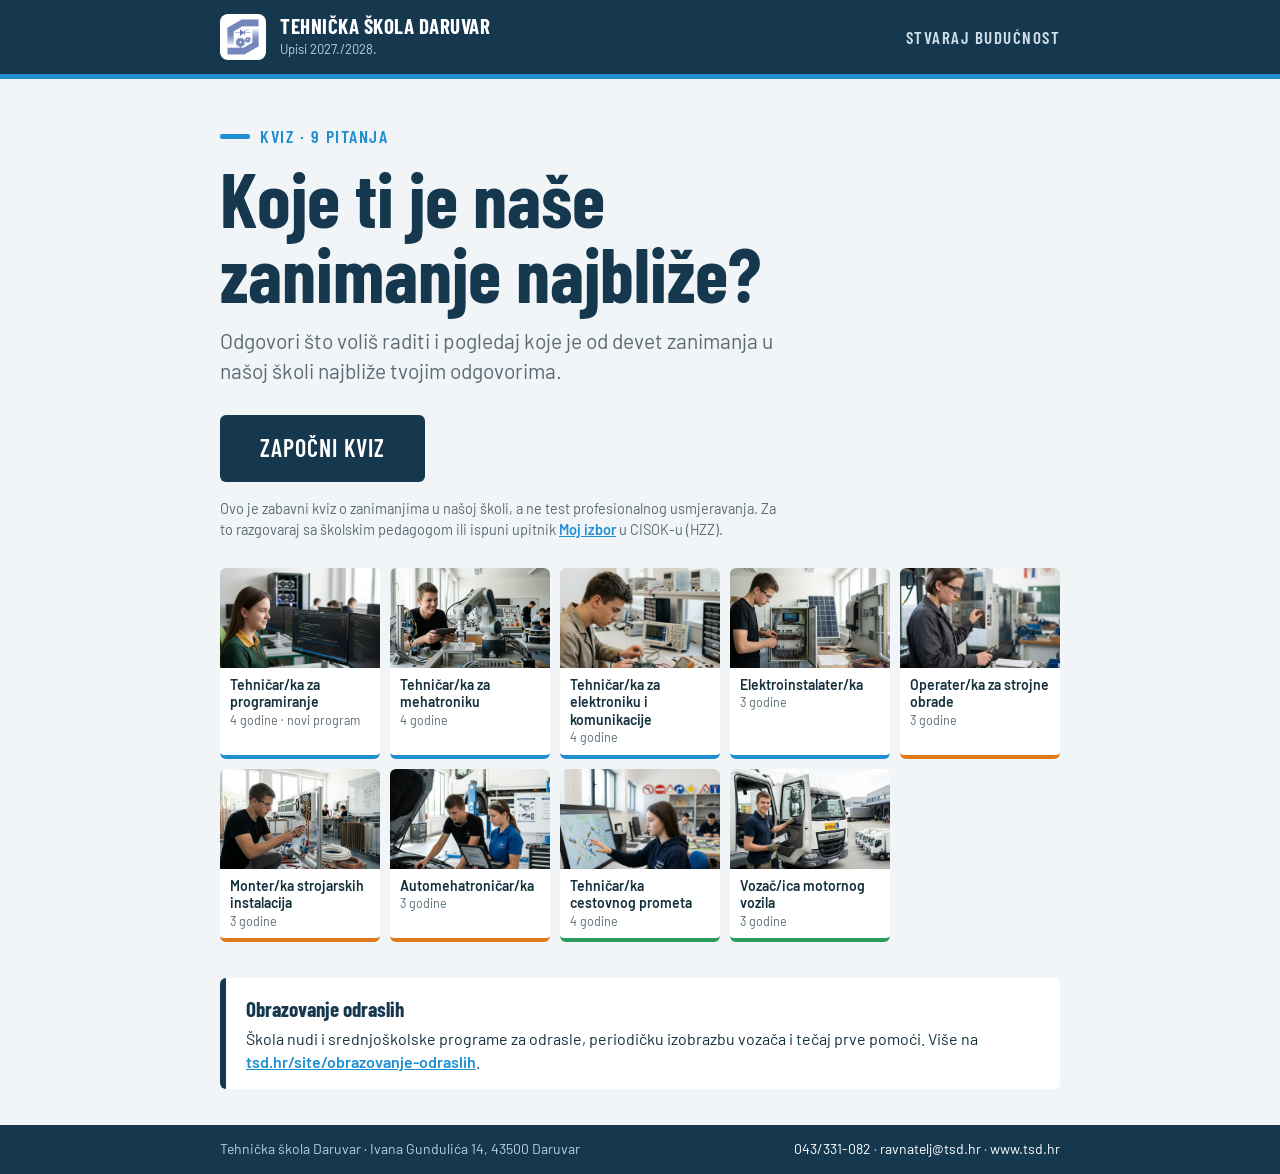
<file: index.html>
<!DOCTYPE html>
<html lang="hr">
<head>
  <meta charset="UTF-8">
  <meta name="viewport" content="width=device-width, initial-scale=1.0">
  <title>Koje ti je naše zanimanje najbliže? – Tehnička škola Daruvar</title>
  <meta name="description" content="Zabavni kviz Tehničke škole Daruvar: odgovori na 9 pitanja i pogledaj koje ti je od naših zanimanja najbliže.">
  <link rel="stylesheet" href="fontovi/fontovi.css">
  <style>
    :root {
      --navy:  #16384f;
      --ink:   #15303d;
      --muted: #5a6b76;
      --line:  #dfe6ea;
      --paper: #fff;
      --bg:    #f2f5f7;
      --accent:#1f8fd1;
      --cond:  'Barlow Condensed', 'Arial Narrow', sans-serif;
    }
    * { margin: 0; padding: 0; box-sizing: border-box; }
    html { -webkit-text-size-adjust: 100%; }
    body {
      font-family: 'Barlow', system-ui, 'Segoe UI', Roboto, sans-serif;
      background: var(--bg);
      color: var(--ink);
      min-height: 100vh;
      line-height: 1.45;
    }
    img { display: block; max-width: 100%; }
    button { font: inherit; color: inherit; }

    .screen { display: none; min-height: 100vh; flex-direction: column; }
    .screen.active { display: flex; }

    /* ---- Zaglavlje ---- */
    .top {
      background: var(--navy);
      color: #fff;
      border-bottom: 5px solid var(--accent);
    }
    .top-in {
      max-width: 880px;
      margin: 0 auto;
      padding: 14px 20px;
      display: flex;
      align-items: center;
      gap: 14px;
    }
    .logo {
      width: 46px; height: 46px;
      background: #fff;
      border-radius: 8px;
      padding: 5px;
      flex-shrink: 0;
    }
    .logo img { width: 100%; height: 100%; object-fit: contain; }
    .school b {
      display: block;
      font-family: var(--cond);
      font-weight: 700;
      font-size: 21px;
      letter-spacing: .5px;
      text-transform: uppercase;
      line-height: 1;
    }
    .school span { font-size: 13px; color: #b9d0dc; }
    .top-right {
      margin-left: auto;
      font-family: var(--cond);
      font-weight: 600;
      font-size: 17px;
      letter-spacing: 1.5px;
      text-transform: uppercase;
      color: #cfe0ea;
    }

    .wrap { width: 100%; max-width: 880px; margin: 0 auto; padding: 0 20px; }
    main { flex: 1; }

    /* ---- Početni ekran ---- */
    .intro { padding: 44px 0 28px; }
    .kicker {
      font-family: var(--cond);
      font-weight: 600;
      font-size: 18px;
      letter-spacing: 1.5px;
      text-transform: uppercase;
      color: var(--accent);
      display: flex;
      align-items: center;
      gap: 10px;
    }
    .kicker::before { content: ""; width: 30px; height: 5px; background: var(--accent); border-radius: 2px; }
    h1 {
      font-family: var(--cond);
      font-weight: 700;
      font-size: clamp(44px, 9vw, 76px);
      line-height: .98;
      color: var(--navy);
      margin: 12px 0 16px;
    }
    .lead { font-size: clamp(17px, 2.6vw, 21px); color: var(--muted); max-width: 600px; }

    .btn {
      display: inline-flex;
      align-items: center;
      justify-content: center;
      gap: 10px;
      border: 0;
      border-radius: 6px;
      cursor: pointer;
      font-weight: 600;
      text-decoration: none;
      transition: background .15s, border-color .15s;
    }
    .btn-main {
      background: var(--navy);
      color: #fff;
      font-family: var(--cond);
      font-size: 24px;
      letter-spacing: 1px;
      text-transform: uppercase;
      padding: 16px 40px;
      margin-top: 28px;
    }
    .btn-main:hover { background: #0f2a3c; }
    .btn-line {
      background: transparent;
      border: 2px solid var(--line);
      color: var(--ink);
      font-size: 16px;
      padding: 11px 22px;
    }
    .btn-line:hover { border-color: var(--muted); }

    .programs {
      display: grid;
      grid-template-columns: repeat(auto-fill, minmax(150px, 1fr));
      gap: 10px;
      padding-bottom: 36px;
    }
    .prog {
      background: var(--paper);
      border-radius: 6px;
      overflow: hidden;
      border-bottom: 4px solid var(--c);
    }
    .prog img { width: 100%; aspect-ratio: 16 / 10; object-fit: cover; background: var(--c); }
    .prog span {
      display: block;
      padding: 8px 10px 9px;
      font-size: 14px;
      font-weight: 600;
      line-height: 1.25;
    }
    .prog small { display: block; font-weight: 400; color: var(--muted); font-size: 12.5px; margin-top: 2px; }

    .adults {
      background: var(--paper);
      border-left: 6px solid var(--navy);
      border-radius: 6px;
      padding: 16px 20px;
      margin-bottom: 36px;
      font-size: 16px;
    }
    .adults b { font-family: var(--cond); font-size: 21px; color: var(--navy); display: block; margin-bottom: 2px; }
    .adults a { color: var(--accent); font-weight: 600; }

    /* ---- Pitanja ---- */
    .qhead { background: var(--paper); border-bottom: 1px solid var(--line); }
    .qhead .wrap { display: flex; align-items: center; gap: 16px; padding-top: 14px; padding-bottom: 14px; }
    .qcount { font-family: var(--cond); font-weight: 600; font-size: 19px; white-space: nowrap; color: var(--muted); }
    .qcount b { color: var(--navy); }
    .track { flex: 1; height: 6px; background: var(--line); border-radius: 3px; overflow: hidden; }
    .fill { height: 100%; background: var(--accent); transition: width .3s ease; }
    .back {
      background: none;
      border: 0;
      color: var(--muted);
      font-size: 15px;
      font-weight: 600;
      cursor: pointer;
      padding: 6px 4px;
    }
    .back:hover { color: var(--ink); }
    .back:disabled { visibility: hidden; }

    .qbody { padding: 40px 0 60px; }
    .qtext {
      font-family: var(--cond);
      font-weight: 700;
      font-size: clamp(30px, 6vw, 44px);
      line-height: 1.08;
      color: var(--navy);
      margin-bottom: 28px;
    }
    .answers { display: grid; gap: 12px; }
    .ans {
      display: flex;
      align-items: center;
      gap: 16px;
      width: 100%;
      text-align: left;
      background: var(--paper);
      border: 2px solid var(--line);
      border-radius: 6px;
      padding: 18px 20px;
      font-size: clamp(17px, 2.4vw, 19px);
      cursor: pointer;
      transition: border-color .12s, background .12s;
    }
    .ans:hover { border-color: var(--accent); }
    .ans .l {
      flex-shrink: 0;
      width: 34px; height: 34px;
      border-radius: 4px;
      background: var(--bg);
      display: grid;
      place-items: center;
      font-family: var(--cond);
      font-weight: 700;
      font-size: 19px;
      color: var(--navy);
    }
    .ans.picked { border-color: var(--navy); background: #eaf2f7; }
    .ans.picked .l { background: var(--navy); color: #fff; }
    .answers.locked .ans { pointer-events: none; }
    .fade { animation: fade .25s ease; }
    @keyframes fade { from { opacity: 0; transform: translateY(6px); } to { opacity: 1; transform: none; } }

    /* ---- Rezultati ---- */
    .res-intro { padding: 36px 0 20px; }
    .res-intro h2 {
      font-family: var(--cond);
      font-weight: 700;
      font-size: clamp(34px, 6vw, 50px);
      line-height: 1;
      color: var(--navy);
      margin-top: 8px;
    }

    .winner {
      background: var(--paper);
      border-radius: 8px;
      overflow: hidden;
      display: grid;
      grid-template-columns: 1fr 1fr;
    }
    .winner .photo { position: relative; min-height: 260px; background: var(--c); }
    .winner .photo img { position: absolute; inset: 0; width: 100%; height: 100%; object-fit: cover; }
    .winner .info { padding: 22px 24px 24px; border-top: 6px solid var(--c); }
    .sector {
      display: inline-block;
      background: var(--c);
      color: #fff;
      font-size: 13px;
      font-weight: 600;
      text-transform: uppercase;
      letter-spacing: .8px;
      padding: 4px 12px;
      border-radius: 14px;
    }
    .winner h3 {
      font-family: var(--cond);
      font-weight: 700;
      font-size: clamp(30px, 4.5vw, 40px);
      line-height: 1;
      color: var(--navy);
      margin: 12px 0 6px;
    }
    .meta { font-size: 15px; color: var(--muted); margin-bottom: 14px; }
    .meta b { color: var(--ink); }
    .new {
      display: inline-block;
      font-size: 13px;
      font-weight: 600;
      color: var(--c);
      border: 1.5px solid var(--c);
      border-radius: 4px;
      padding: 1px 8px;
      margin-left: 6px;
      vertical-align: 2px;
    }
    .tasks { list-style: none; display: grid; gap: 7px; }
    .tasks li { position: relative; padding-left: 22px; font-size: 16.5px; line-height: 1.35; }
    .tasks li::before {
      content: "";
      position: absolute;
      left: 0; top: 7px;
      width: 10px; height: 10px;
      border-radius: 2px;
      background: var(--c);
    }

    .runners { display: grid; grid-template-columns: 1fr 1fr; gap: 12px; margin-top: 12px; }
    .runner {
      background: var(--paper);
      border-radius: 8px;
      overflow: hidden;
      display: flex;
      border-left: 6px solid var(--c);
    }
    .runner img { width: 110px; object-fit: cover; flex-shrink: 0; background: var(--c); }
    .runner div { padding: 12px 14px; }
    .runner small { font-size: 12.5px; text-transform: uppercase; letter-spacing: .6px; color: var(--muted); font-weight: 600; }
    .runner b { display: block; font-family: var(--cond); font-size: 22px; line-height: 1.05; color: var(--navy); margin: 3px 0 4px; }
    .runner p { font-size: 14.5px; color: var(--muted); line-height: 1.3; }

    .h-sec {
      font-family: var(--cond);
      font-weight: 700;
      font-size: 22px;
      text-transform: uppercase;
      letter-spacing: 1px;
      color: var(--navy);
      margin: 32px 0 12px;
    }
    .bars { background: var(--paper); border-radius: 8px; padding: 10px 20px; }
    .bar-row {
      display: grid;
      grid-template-columns: minmax(0, 260px) 1fr;
      gap: 14px;
      align-items: center;
      padding: 7px 0;
      font-size: 15px;
    }
    .bar-row + .bar-row { border-top: 1px solid var(--bg); }
    .bar { height: 8px; background: var(--bg); border-radius: 4px; overflow: hidden; }
    .bar i { display: block; height: 100%; width: 0; background: var(--c); border-radius: 4px; transition: width .6s ease; }
    .note { font-size: 15px; color: var(--muted); margin-top: 10px; max-width: 720px; }
    .note a, .disclaimer a { color: var(--accent); font-weight: 600; }
    .disclaimer { font-size: 14.5px; color: var(--muted); max-width: 560px; margin-top: 16px; }

    .next { display: grid; grid-template-columns: 1fr auto; gap: 20px; align-items: center;
      background: var(--navy); color: #fff; border-radius: 8px; padding: 20px 24px; margin-top: 32px; }
    .next b { font-family: var(--cond); font-size: 26px; display: block; line-height: 1.1; margin-bottom: 6px; }
    .next p { color: #cfe0ea; font-size: 15.5px; }
    .next a { color: #fff; }
    .qr { background: #fff; border-radius: 6px; padding: 8px; text-align: center; }
    .qr img { width: 104px; height: 104px; image-rendering: pixelated; }
    .qr span { display: block; color: var(--navy); font-size: 11.5px; font-weight: 600; text-transform: uppercase; letter-spacing: .5px; margin-top: 4px; line-height: 1.2; }

    .actions { display: flex; gap: 12px; flex-wrap: wrap; margin: 24px 0 40px; }

    footer {
      background: var(--navy);
      color: #b9d0dc;
      font-size: 14px;
    }
    footer .wrap { padding-top: 14px; padding-bottom: 14px; display: flex; flex-wrap: wrap; gap: 4px 18px; justify-content: space-between; }
    footer a { color: #fff; text-decoration: none; }

    @media (max-width: 680px) {
      .top-right { display: none; }
      .winner { grid-template-columns: 1fr; }
      .winner .photo { min-height: 200px; }
      .runners { grid-template-columns: 1fr; }
      .bar-row { grid-template-columns: 1fr; gap: 4px; }
      .next { grid-template-columns: 1fr; }
      .qr { justify-self: start; }
    }
  </style>
</head>
<body>

<!-- ======== POČETAK ======== -->
<section id="start" class="screen active">
  <header class="top">
    <div class="top-in">
      <div class="logo"><img src="slike/tsd-logo.png" alt="TŠD"></div>
      <div class="school"><b>Tehnička škola Daruvar</b><span>Upisi 2027./2028.</span></div>
      <div class="top-right">Stvaraj budućnost</div>
    </div>
  </header>

  <main class="wrap">
    <div class="intro">
      <div class="kicker">Kviz · 9 pitanja</div>
      <h1>Koje ti je naše<br>zanimanje najbliže?</h1>
      <p class="lead">Odgovori što voliš raditi i pogledaj koje je od devet zanimanja u našoj školi najbliže tvojim odgovorima.</p>
      <button class="btn btn-main" id="btn-start">Započni kviz</button>
      <p class="disclaimer">Ovo je zabavni kviz o zanimanjima u našoj školi, a ne test profesionalnog usmjeravanja.
        Za to razgovaraj sa školskim pedagogom ili ispuni upitnik <a href="https://razvojkarijere.hzz.hr/moj-izbor-upitnik-interesa-i-kompetencija/" target="_blank" rel="noopener">Moj izbor</a> u CISOK-u (HZZ).</p>
    </div>

    <div class="programs" id="programs"></div>

    <div class="adults">
      <b>Obrazovanje odraslih</b>
      Škola nudi i srednjoškolske programe za odrasle, periodičku izobrazbu vozača i tečaj prve pomoći.
      Više na <a href="https://www.tsd.hr/site/obrazovanje-odraslih/" target="_blank" rel="noopener">tsd.hr/site/obrazovanje-odraslih</a>.
    </div>
  </main>
</section>

<!-- ======== PITANJA ======== -->
<section id="quiz" class="screen">
  <div class="qhead">
    <div class="wrap">
      <button class="back" id="btn-back">&larr; Natrag</button>
      <div class="qcount">Pitanje <b id="qnum">1</b> od <span id="qtotal"></span></div>
      <div class="track"><div class="fill" id="fill"></div></div>
    </div>
  </div>
  <main class="wrap qbody" id="qbody"></main>
</section>

<!-- ======== REZULTAT ======== -->
<section id="result" class="screen">
  <header class="top">
    <div class="top-in">
      <div class="logo"><img src="slike/tsd-logo.png" alt="TŠD"></div>
      <div class="school"><b>Tehnička škola Daruvar</b><span>Tvoj rezultat</span></div>
      <div class="top-right">Stvaraj budućnost</div>
    </div>
  </header>

  <main class="wrap">
    <div class="res-intro">
      <div class="kicker">Tvoj rezultat</div>
      <h2 id="res-title"></h2>
    </div>

    <div id="winner"></div>
    <div class="runners" id="runners"></div>

    <div class="h-sec">Svih 9 zanimanja</div>
    <div class="bars" id="bars"></div>
    <p class="note">Ovo je zabavni kviz koji uspoređuje tvoje odgovore samo s našim zanimanjima, a ne test profesionalnog usmjeravanja.
      Za pravi odabir razgovaraj sa školskim pedagogom ili ispuni upitnik <a href="https://razvojkarijere.hzz.hr/moj-izbor-upitnik-interesa-i-kompetencija/" target="_blank" rel="noopener">Moj izbor</a> u CISOK-u (HZZ).
      Rado ćemo ti i mi odgovoriti na pitanja, ovdje na štandu ili u školi.</p>

    <div class="next">
      <div>
        <b>Zanima te više?</b>
        <p>Pitaj nas ovdje na štandu, pogledaj <a href="https://www.tsd.hr" target="_blank" rel="noopener">www.tsd.hr</a>
          ili nazovi 043/331-082. Upisi su preko sustava srednje.e-upisi.hr.</p>
      </div>
      <div class="qr"><img src="slike/qr-upisi.png" alt="QR kod za upise"><span>Skeniraj<br>za upise</span></div>
    </div>

    <div class="actions">
      <button class="btn btn-main" id="btn-again" style="margin-top:0">Novi kviz</button>
    </div>
  </main>
</section>

<footer>
  <div class="wrap">
    <span>Tehnička škola Daruvar · Ivana Gundulića 14, 43500 Daruvar</span>
    <span><a href="tel:043331082">043/331-082</a> · <a href="mailto:ravnatelj@tsd.hr">ravnatelj@tsd.hr</a> · <a href="https://www.tsd.hr" target="_blank" rel="noopener">www.tsd.hr</a></span>
  </div>
</footer>

<script>
/* Nazivi, boje i opisi preuzeti iz tsd_upisi/data.js (službeni natječaj) */
const SEKTORI = {
  elektrotehnika: { naziv: 'Elektrotehnika i računalstvo', boja: '#1f8fd1' },
  strojarstvo:    { naziv: 'Strojarstvo', boja: '#e07b1a' },
  promet:         { naziv: 'Promet i logistika', boja: '#2a9d5c' }
};

const PROGRAMI = {
  programiranje: {
    naziv: 'Tehničar/ka za programiranje', sektor: 'elektrotehnika', godine: 4, novo: true,
    sto: ['Programiraš u modernim programskim jezicima', 'Izrađuješ aplikacije za web, desktop i mobitel', 'Upravljaš bazama podataka i postavljaš računalne mreže']
  },
  mehatronika: {
    naziv: 'Tehničar/ka za mehatroniku', sektor: 'elektrotehnika', godine: 4,
    sto: ['Programiraš industrijskog robota', 'Radiš sa senzorima i aktuatorima mobilnog robota', 'Spajaš elektroniku, strojarstvo i informatiku']
  },
  elektronika: {
    naziv: 'Tehničar/ka za elektroniku i komunikacije', sektor: 'elektrotehnika', godine: 4,
    sto: ['Sastavljaš, ispituješ i održavaš elektroničke sklopove', 'Pronalaziš kvarove mjernim uređajima', 'Ugrađuješ komunikacijsku opremu, uređaje i kabele']
  },
  elektroinstalater: {
    naziv: 'Elektroinstalater/ka', sektor: 'elektrotehnika', godine: 3,
    sto: ['Izvodiš električne instalacije prema projektu', 'Otklanjaš kvarove rasvjete i razvodnih ormara', 'Izrađuješ instalacije solarnih (fotonaponskih) sustava']
  },
  operater: {
    naziv: 'Operater/ka za strojne obrade', sektor: 'strojarstvo', godine: 3,
    sto: ['Pripremaš i podešavaš alatne strojeve', 'Unosiš i prilagođavaš programe za CNC strojeve', 'Mjeriš i kontroliraš kvalitetu gotovih komada']
  },
  monter: {
    naziv: 'Monter/ka strojarskih instalacija', sektor: 'strojarstvo', godine: 3,
    sto: ['Izvodiš instalacije grijanja, hlađenja i ventilacije', 'Postavljaš vodovod i kanalizaciju', 'Spajaš klima uređaje, ventilokonvektore i radijatore']
  },
  automehatronicar: {
    naziv: 'Automehatroničar/ka', sektor: 'strojarstvo', godine: 3,
    sto: ['Objedinjuješ poslove automehaničara i autoelektričara', 'Postavljaš dijagnozu kvara i popravljaš vozilo', 'Radiš s mehaničkim, električnim i elektroničkim sustavima']
  },
  cestovni: {
    naziv: 'Tehničar/ka cestovnog prometa', sektor: 'promet', godine: 4,
    sto: ['Organiziraš prijevoz putnika i tereta u zemlji i inozemstvu', 'Planiraš tehnološki proces prijevoza', 'Reguliraš i nadzireš cestovni promet']
  },
  vozac: {
    naziv: 'Vozač/ica motornog vozila', sektor: 'promet', godine: 3,
    sto: ['Upravljaš teretnim motornim vozilom', 'Planiraš i pripremaš prijevoz tereta', 'Stječeš vozačke kategorije tijekom školovanja']
  }
};

/* Svaki odgovor: glavni program +3, srodni +1.
   Svaki program je točno 4 puta glavni i 4 puta srodni pa su svi jednako dostižni. */
const PITANJA = [
  { t: 'Kad ti se nešto pokvari kod kuće, što prvo napraviš?', o: [
    ['Potražim rješenje na internetu i isprobavam dok ne proradi', 'programiranje', 'mehatronika'],
    ['Otvorim uređaj i tražim koji je dio pregorio ili se odspojio', 'elektronika', 'elektroinstalater'],
    ['Nađem slomljeni dio i sam/a izradim ili prilagodim zamjenu', 'operater', 'monter'],
    ['Ako ima motor i kotače, to popravljam sam/a', 'automehatronicar', 'vozac'] ]},
  { t: 'Kako najradije provodiš slobodno vrijeme?', o: [
    ['Slažem robote ili makete s motorima i senzorima', 'mehatronika', 'operater'],
    ['Pomažem kad se kod kuće mijenja rasvjeta ili postavlja nova utičnica', 'elektroinstalater', 'elektronika'],
    ['Na karti ili u aplikaciji planiram izlete i istražujem kako doći negdje', 'cestovni', 'programiranje'],
    ['Vozim se biciklom, motorom ili traktorom, samo da sam u pokretu', 'vozac', 'automehatronicar'] ]},
  { t: 'Što ti je u školi najzanimljivije?', o: [
    ['Informatika: kad računalo radi točno ono što mu kažem', 'programiranje', 'mehatronika'],
    ['Fizika: struja, magnetizam i kako rade uređaji', 'elektronika', 'elektroinstalater'],
    ['Tehnička kultura: sastavljanje stvari koje stvarno rade', 'monter', 'operater'],
    ['Geografija: karte, gradovi i kako su povezani cestama', 'cestovni', 'vozac'] ]},
  { t: 'U posjetu tvornici, što bi te najviše zanimalo?', o: [
    ['Robotske ruke koje same slažu proizvode', 'mehatronika', 'programiranje'],
    ['Stroj koji iz komada metala izreže precizan dio za motor', 'operater', 'automehatronicar'],
    ['Cijevi, ventilacija i grijanje koji drže cijelu halu u pogonu', 'monter', 'elektroinstalater'],
    ['Kamioni koji dovoze sirovine i odvoze gotovu robu', 'vozac', 'cestovni'] ]},
  { t: 'Koji bi alat najradije imao/la u rukama?', o: [
    ['Laptop s programom u kojem pišem kod', 'programiranje', 'cestovni'],
    ['Ispitivač napona i kliješta za kabele', 'elektroinstalater', 'elektronika'],
    ['Pomičnu mjerku i upravljačku ploču CNC stroja', 'operater', 'monter'],
    ['Dijagnostički uređaj koji se spaja na automobil', 'automehatronicar', 'vozac'] ]},
  { t: 'Gdje bi najradije radio/la?', o: [
    ['U modernom pogonu punom automatiziranih strojeva', 'mehatronika', 'automehatronicar'],
    ['U laboratoriju, uz mjerne uređaje i elektroničke sklopove', 'elektronika', 'elektroinstalater'],
    ['Na gradilištu, svaki put u novoj zgradi ili kući', 'monter', 'operater'],
    ['Na cesti, svaki dan u drugom gradu, a možda i državi', 'vozac', 'cestovni'] ]},
  { t: 'Koji bi problem najradije riješio/la?', o: [
    ['Aplikacija se ruši i treba pronaći grešku u kodu', 'programiranje', 'elektronika'],
    ['U pola kuće je nestalo struje i treba pronaći uzrok', 'elektroinstalater', 'monter'],
    ['Pošiljka mora do jutra stići u Njemačku, a autocesta je zatvorena', 'cestovni', 'vozac'],
    ['Automobil javlja grešku, a nitko ne zna zašto', 'automehatronicar', 'mehatronika'] ]},
  { t: 'Što ti je najvažnije u budućem poslu?', o: [
    ['Da spajam više područja: mehaniku, elektroniku i programiranje', 'mehatronika', 'automehatronicar'],
    ['Da stalno radim s novom tehnologijom', 'elektronika', 'programiranje'],
    ['Da na kraju dana u ruci držim nešto što sam napravio/la', 'operater', 'monter'],
    ['Da nisam cijeli dan na istom mjestu', 'vozac', 'cestovni'] ]},
  { t: 'Koji bi ti projekt bio san?', o: [
    ['Postaviti solarnu elektranu na krov obiteljske kuće', 'elektroinstalater', 'elektronika'],
    ['Ugraditi grijanje i klimatizaciju u cijelu novu zgradu', 'monter', 'operater'],
    ['Pronaći i popraviti kvar na električnom automobilu', 'automehatronicar', 'mehatronika'],
    ['Organizirati prijevoz tisuća ljudi na veliki festival', 'cestovni', 'programiranje'] ]}
];

const NEAKTIVNOST_MS = 90 * 1000; // na štandu se kviz sam vraća na početak

let odgovori = [];
let redoslijed = [];
let trenutno = 0;

const $ = id => document.getElementById(id);
const boja = slug => SEKTORI[PROGRAMI[slug].sektor].boja;

function pokazi(id) {
  document.querySelectorAll('.screen').forEach(s => s.classList.toggle('active', s.id === id));
  window.scrollTo(0, 0);
}

function promijesaj(niz) {
  const a = niz.slice();
  for (let i = a.length - 1; i > 0; i--) {
    const j = Math.floor(Math.random() * (i + 1));
    [a[i], a[j]] = [a[j], a[i]];
  }
  return a;
}

function slika(slug) {
  return `<img src="slike/${slug}.jpg" alt="" loading="lazy" onerror="this.style.visibility='hidden'">`;
}

function prikaziPrograme() {
  $('programs').innerHTML = Object.entries(PROGRAMI).map(([slug, p]) => `
    <div class="prog" style="--c:${boja(slug)}">
      ${slika(slug)}
      <span>${p.naziv}<small>${p.godine} godine${p.novo ? ' · novi program' : ''}</small></span>
    </div>`).join('');
}

function start() {
  odgovori = [];
  trenutno = 0;
  // redoslijed odgovora miješa se da se ne bi pamtilo "uvijek A"
  redoslijed = PITANJA.map(q => promijesaj([0, 1, 2, 3]));
  $('qtotal').textContent = PITANJA.length;
  pokazi('quiz');
  prikaziPitanje();
}

function prikaziPitanje() {
  const q = PITANJA[trenutno];
  $('qnum').textContent = trenutno + 1;
  $('fill').style.width = (trenutno / PITANJA.length * 100) + '%';
  $('btn-back').disabled = trenutno === 0;

  $('qbody').innerHTML = `
    <div class="fade">
      <div class="qtext">${q.t}</div>
      <div class="answers" id="answers">
        ${redoslijed[trenutno].map((idx, i) => `
          <button class="ans${odgovori[trenutno] === idx ? ' picked' : ''}" data-idx="${idx}">
            <span class="l">${'ABCD'[i]}</span><span>${q.o[idx][0]}</span>
          </button>`).join('')}
      </div>
    </div>`;

  $('answers').querySelectorAll('.ans').forEach(btn =>
    btn.addEventListener('click', () => odaberi(btn, Number(btn.dataset.idx))));
}

function odaberi(btn, idx) {
  odgovori[trenutno] = idx;
  $('answers').classList.add('locked');
  $('answers').querySelectorAll('.ans').forEach(b => b.classList.toggle('picked', b === btn));
  setTimeout(() => {
    if (trenutno < PITANJA.length - 1) {
      trenutno++;
      prikaziPitanje();
    } else {
      rezultat();
    }
  }, 350);
}

function natrag() {
  if (trenutno > 0) { trenutno--; prikaziPitanje(); }
}

function bodovi() {
  const b = Object.fromEntries(Object.keys(PROGRAMI).map(k => [k, 0]));
  odgovori.forEach((idx, qi) => {
    const [, glavni, srodni] = PITANJA[qi].o[idx];
    b[glavni] += 3;
    b[srodni] += 1;
  });
  return b;
}

function rezultat() {
  const b = bodovi();
  // kod izjednačenja nasumičan poredak, da nijedan program nema prednost
  const poredak = promijesaj(Object.keys(b)).sort((x, y) => b[y] - b[x]);
  const [prvi, drugi, treci] = poredak;
  const izjednaceno = b[prvi] === b[drugi];

  $('res-title').textContent = izjednaceno ? 'Podjednako ti odgovaraju' : 'Najbolje ti odgovara';

  const p = PROGRAMI[prvi];
  $('winner').innerHTML = `
    <div class="winner" style="--c:${boja(prvi)}">
      <div class="photo">${slika(prvi)}</div>
      <div class="info">
        <span class="sector">${SEKTORI[p.sektor].naziv}</span>
        <h3>${p.naziv}</h3>
        <div class="meta"><b>${p.godine} godine</b>${p.godine === 4 ? ' · mogućnost polaganja državne mature' : ''}${p.novo ? '<span class="new">Novi program</span>' : ''}</div>
        <ul class="tasks">${p.sto.map(s => `<li>${s}</li>`).join('')}</ul>
      </div>
    </div>`;

  $('runners').innerHTML = [drugi, treci].map((slug, i) => {
    const r = PROGRAMI[slug];
    return `
      <div class="runner" style="--c:${boja(slug)}">
        ${slika(slug)}
        <div>
          <small>${izjednaceno && i === 0 ? 'Jednako dobro' : 'Također ti odgovara'}</small>
          <b>${r.naziv}</b>
          <p>${r.sto[0]}.</p>
        </div>
      </div>`;
  }).join('');

  $('bars').innerHTML = poredak.map(slug => `
    <div class="bar-row" style="--c:${boja(slug)}">
      <span>${PROGRAMI[slug].naziv}</span>
      <div class="bar"><i data-w="${Math.round(b[slug] / (b[prvi] || 1) * 100)}"></i></div>
    </div>`).join('');

  pokazi('result');
  brojiRijesene();
  requestAnimationFrame(() => requestAnimationFrame(() =>
    $('bars').querySelectorAll('i').forEach(i => i.style.width = i.dataset.w + '%')));
}

/* Broj riješenih kvizova po danu, samo na ovom uređaju (za izvještaj sa štanda).
   Pregled u konzoli preglednika: localStorage */
function brojiRijesene() {
  try {
    const kljuc = 'tsd-kviz-' + new Date().toISOString().slice(0, 10);
    localStorage.setItem(kljuc, String(Number(localStorage.getItem(kljuc) || 0) + 1));
  } catch (e) {}
}

let tajmer;
function resetTajmer() {
  clearTimeout(tajmer);
  tajmer = setTimeout(() => {
    if (!$('start').classList.contains('active')) pokazi('start');
  }, NEAKTIVNOST_MS);
}
['pointerdown', 'keydown', 'scroll', 'touchstart'].forEach(ev =>
  window.addEventListener(ev, resetTajmer, { passive: true }));

prikaziPrograme();
$('btn-start').addEventListener('click', start);
$('btn-back').addEventListener('click', natrag);
$('btn-again').addEventListener('click', () => pokazi('start'));
resetTajmer();
</script>
</body>
</html>
</file>
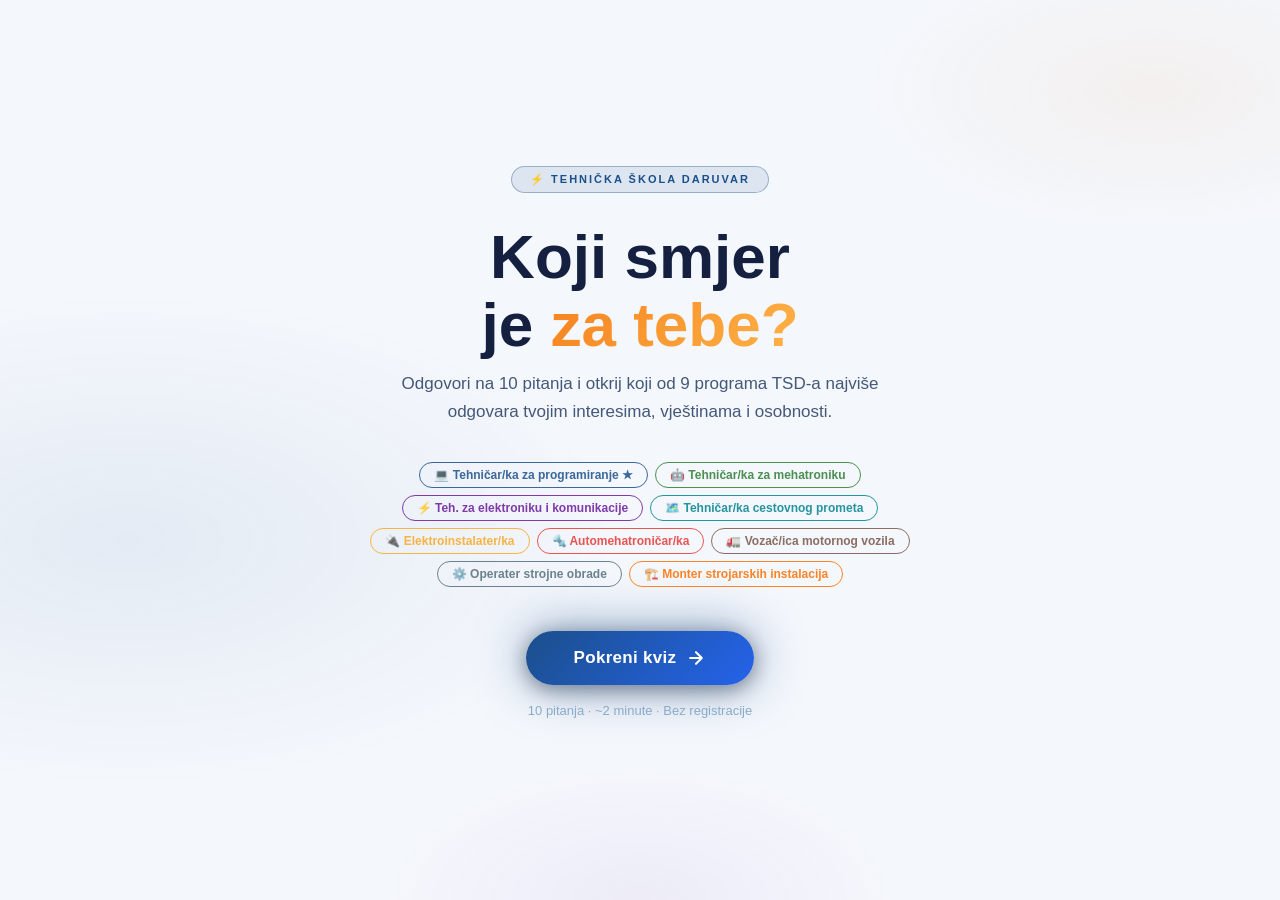
<file: index (7).html>
<!DOCTYPE html>
<html lang="hr">
<head>
  <meta charset="UTF-8">
  <meta name="viewport" content="width=device-width, initial-scale=1.0">
  <title>Koji smjer je za mene? — TSD Kviz</title>
  <meta name="description" content="Otkrij koji smjer Tehničke škole Daruvar najviše odgovara tvojim interesima. 10 pitanja, odmah rezultat.">
  <style>
    *, *::before, *::after { margin: 0; padding: 0; box-sizing: border-box; }

    :root {
      --c-prog:   #1B4F8A;
      --c-mehat:  #2E7D32;
      --c-elek:   #6A1B9A;
      --c-promet: #00838F;
      --c-elektro:#F9A825;
      --c-auto:   #E53935;
      --c-vozac:  #795548;
      --c-oper:   #546E7A;
      --c-monter: #FF6F00;
      --accent:   #F5821F;
      --blue:     #1B4F8A;
      --bg:       #F4F7FC;
      --bg2:      #FFFFFF;
      --bg3:      #EAF0FB;
      --bg4:      #DDE6F5;
      --border:   #C5D5EE;
      --border2:  #A8C0E0;
      --text:     #152040;
      --text2:    #445878;
      --text3:    #8AAAC8;
      --r:        14px;
    }

    html { scroll-behavior: smooth; }

    body {
      font-family: -apple-system, BlinkMacSystemFont, 'Segoe UI', Roboto, 'Helvetica Neue', sans-serif;
      background: var(--bg);
      color: var(--text);
      min-height: 100vh;
      overflow-x: hidden;
    }

    /* ── ambient bg ── */
    body::after {
      content: '';
      position: fixed; inset: 0;
      background:
        radial-gradient(ellipse 70% 50% at 10% 60%, rgba(27,79,138,.07) 0%, transparent 55%),
        radial-gradient(ellipse 50% 35% at 90% 10%, rgba(245,130,31,.06) 0%, transparent 45%),
        radial-gradient(ellipse 40% 30% at 50% 100%, rgba(106,27,154,.05) 0%, transparent 50%);
      pointer-events: none;
      z-index: 0;
    }

    #confetti-canvas {
      position: fixed; inset: 0;
      width: 100%; height: 100%;
      pointer-events: none;
      z-index: 999;
    }

    .app {
      position: relative;
      z-index: 1;
      min-height: 100vh;
    }

    /* ══════════════════════════════
       SCREENS
    ══════════════════════════════ */
    .screen { display: none; }
    .screen.active { display: block; }

    /* ══════════════════════════════
       START SCREEN
    ══════════════════════════════ */
    #start-screen.active {
      display: flex;
      flex-direction: column;
      align-items: center;
      justify-content: center;
      min-height: 100vh;
      padding: 32px 20px 48px;
      text-align: center;
    }

    .start-chip {
      display: inline-flex;
      align-items: center;
      gap: 7px;
      background: rgba(27,79,138,.1);
      border: 1px solid rgba(27,79,138,.35);
      color: var(--blue);
      font-size: 11px;
      font-weight: 700;
      letter-spacing: 2px;
      text-transform: uppercase;
      padding: 6px 18px;
      border-radius: 100px;
      margin-bottom: 30px;
      animation: fadeDown .6s ease backwards;
    }

    .start-h1 {
      font-size: clamp(34px, 9vw, 62px);
      font-weight: 900;
      line-height: 1.1;
      margin-bottom: 10px;
      animation: fadeDown .6s ease .1s backwards;
    }

    .start-h1 em {
      font-style: normal;
      background: linear-gradient(130deg, #F5821F 0%, #FFB347 100%);
      -webkit-background-clip: text;
      -webkit-text-fill-color: transparent;
      background-clip: text;
    }

    .start-sub {
      color: var(--text2);
      font-size: clamp(14px, 3.5vw, 17px);
      line-height: 1.65;
      max-width: 500px;
      margin-bottom: 36px;
      animation: fadeDown .6s ease .2s backwards;
    }

    .pills {
      display: flex;
      flex-wrap: wrap;
      gap: 7px;
      justify-content: center;
      max-width: 580px;
      margin-bottom: 44px;
      animation: fadeDown .6s ease .3s backwards;
    }

    .pill {
      font-size: 12px;
      font-weight: 600;
      padding: 5px 14px;
      border-radius: 100px;
      border: 1.5px solid;
      opacity: .85;
      transition: opacity .2s, transform .2s;
    }
    .pill:hover { opacity: 1; transform: scale(1.05); }

    .btn-start {
      display: inline-flex;
      align-items: center;
      gap: 10px;
      background: linear-gradient(135deg, #1B4F8A 0%, #2563EB 100%);
      color: #fff;
      font-size: 17px;
      font-weight: 800;
      padding: 17px 48px;
      border-radius: 100px;
      border: none;
      cursor: pointer;
      box-shadow: 0 0 50px rgba(27,79,138,.55), 0 4px 20px rgba(0,0,0,.4);
      transition: all .25s cubic-bezier(.4,0,.2,1);
      letter-spacing: .3px;
      animation: fadeDown .6s ease .4s backwards;
    }
    .btn-start:hover { transform: translateY(-3px) scale(1.03); box-shadow: 0 0 70px rgba(27,79,138,.75), 0 8px 30px rgba(0,0,0,.5); }
    .btn-start:active { transform: scale(.97); }
    .btn-start svg { transition: transform .25s; }
    .btn-start:hover svg { transform: translateX(4px); }

    .start-meta {
      margin-top: 18px;
      color: var(--text3);
      font-size: 13px;
      animation: fadeDown .6s ease .5s backwards;
    }

    /* ══════════════════════════════
       QUIZ SCREEN
    ══════════════════════════════ */
    .quiz-header {
      position: sticky;
      top: 0;
      z-index: 50;
      background: rgba(244,247,252,.94);
      backdrop-filter: blur(16px);
      -webkit-backdrop-filter: blur(16px);
      border-bottom: 1px solid var(--border);
      padding: 13px 18px;
    }

    .quiz-header-inner {
      max-width: 700px;
      margin: 0 auto;
      display: flex;
      align-items: center;
      gap: 14px;
    }

    .q-counter {
      font-size: 13px;
      font-weight: 700;
      color: var(--text2);
      white-space: nowrap;
      min-width: 68px;
    }
    .q-counter b { color: var(--accent); font-size: 15px; }

    .prog-track {
      flex: 1;
      height: 7px;
      background: var(--bg3);
      border-radius: 100px;
      overflow: hidden;
    }
    .prog-fill {
      height: 100%;
      background: linear-gradient(90deg, var(--blue) 0%, var(--accent) 100%);
      border-radius: 100px;
      transition: width .55s cubic-bezier(.4,0,.2,1);
      box-shadow: 0 0 12px rgba(245,130,31,.4);
    }

    .quiz-body {
      max-width: 700px;
      margin: 0 auto;
      padding: 32px 18px 60px;
      min-height: calc(100vh - 56px);
    }

    /* Question card wrapper */
    .q-wrap { position: relative; }

    .q-emoji {
      display: block;
      font-size: 48px;
      margin-bottom: 14px;
      filter: drop-shadow(0 4px 12px rgba(0,0,0,.3));
    }

    .q-text {
      font-size: clamp(21px, 5.5vw, 30px);
      font-weight: 800;
      line-height: 1.28;
      margin-bottom: 30px;
      color: var(--text);
    }

    .answers { display: flex; flex-direction: column; gap: 11px; }

    .ans-btn {
      display: flex;
      align-items: center;
      gap: 15px;
      padding: 16px 20px;
      background: var(--bg2);
      border: 2px solid var(--border);
      border-radius: var(--r);
      cursor: pointer;
      text-align: left;
      color: var(--text);
      font-size: 15px;
      line-height: 1.5;
      transition:
        border-color .2s,
        background .2s,
        transform .18s cubic-bezier(.4,0,.2,1),
        box-shadow .2s,
        opacity .3s;
      position: relative;
      overflow: hidden;
      width: 100%;
    }

    /* Shimmer on hover */
    .ans-btn::before {
      content: '';
      position: absolute;
      inset: 0;
      background: linear-gradient(120deg,
        rgba(27,79,138,.12) 0%,
        rgba(245,130,31,.07) 100%);
      opacity: 0;
      transition: opacity .2s;
    }
    .ans-btn:hover::before { opacity: 1; }

    .ans-btn:hover {
      border-color: rgba(27,79,138,.7);
      transform: translateX(5px);
      box-shadow: 0 4px 28px rgba(0,0,0,.35), -3px 0 0 var(--blue);
    }
    .ans-btn:active { transform: scale(.985); }

    .ans-letter {
      flex-shrink: 0;
      width: 36px; height: 36px;
      border-radius: 50%;
      background: var(--bg4);
      border: 2px solid var(--border2);
      display: flex; align-items: center; justify-content: center;
      font-weight: 800;
      font-size: 13px;
      color: var(--text2);
      transition: background .2s, border-color .2s, color .2s, transform .2s;
    }
    .ans-btn:hover .ans-letter {
      background: var(--blue);
      border-color: var(--blue);
      color: #fff;
      transform: scale(1.1);
    }

    /* Selected */
    .ans-btn.selected {
      background: rgba(27,79,138,.22);
      border-color: var(--blue);
      transform: translateX(5px);
      pointer-events: none;
      box-shadow: 0 4px 28px rgba(0,0,0,.35), -3px 0 0 var(--blue), 0 0 20px rgba(27,79,138,.2);
    }
    .ans-btn.selected::before { opacity: 1; }
    .ans-btn.selected .ans-letter {
      background: var(--blue);
      border-color: var(--blue);
      color: #fff;
    }
    .ans-btn.selected .check {
      display: flex;
    }

    .check {
      display: none;
      flex-shrink: 0;
      width: 22px; height: 22px;
      border-radius: 50%;
      background: var(--accent);
      align-items: center; justify-content: center;
      margin-left: auto;
      animation: popIn .25s cubic-bezier(.34,1.56,.64,1);
    }
    .check svg { width: 12px; height: 12px; }

    .ans-btn.dimmed { opacity: .3; pointer-events: none; }

    /* Entrance animations */
    .q-wrap.enter .q-emoji  { animation: popIn .4s cubic-bezier(.34,1.56,.64,1) .05s backwards; }
    .q-wrap.enter .q-text   { animation: fadeRight .38s ease .08s backwards; }
    .q-wrap.enter .ans-btn:nth-child(1) { animation: fadeRight .35s ease .12s backwards; }
    .q-wrap.enter .ans-btn:nth-child(2) { animation: fadeRight .35s ease .17s backwards; }
    .q-wrap.enter .ans-btn:nth-child(3) { animation: fadeRight .35s ease .22s backwards; }
    .q-wrap.enter .ans-btn:nth-child(4) { animation: fadeRight .35s ease .27s backwards; }

    .q-wrap.exit { animation: exitLeft .28s ease forwards; }

    @keyframes fadeRight {
      from { opacity: 0; transform: translateX(28px); }
      to   { opacity: 1; transform: translateX(0); }
    }
    @keyframes exitLeft {
      to { opacity: 0; transform: translateX(-32px); }
    }
    @keyframes popIn {
      from { opacity: 0; transform: scale(.5) rotate(-8deg); }
      to   { opacity: 1; transform: scale(1) rotate(0deg); }
    }
    @keyframes fadeDown {
      from { opacity: 0; transform: translateY(-14px); }
      to   { opacity: 1; transform: translateY(0); }
    }
    @keyframes fadeUp {
      from { opacity: 0; transform: translateY(20px); }
      to   { opacity: 1; transform: translateY(0); }
    }

    /* ══════════════════════════════
       RESULTS SCREEN
    ══════════════════════════════ */
    #results-screen.active { display: block; }

    .res-header {
      text-align: center;
      padding: 52px 20px 28px;
      max-width: 700px;
      margin: 0 auto;
    }

    .res-confetti-icon {
      font-size: 56px;
      display: block;
      margin-bottom: 16px;
      animation: popIn .5s cubic-bezier(.34,1.56,.64,1);
    }

    .res-title {
      font-size: clamp(26px, 7vw, 40px);
      font-weight: 900;
      margin-bottom: 8px;
      animation: fadeUp .5s ease .1s backwards;
    }

    .res-sub {
      color: var(--text2);
      font-size: 16px;
      animation: fadeUp .5s ease .15s backwards;
    }

    /* Top 3 cards */
    .top3 {
      max-width: 700px;
      margin: 0 auto;
      padding: 0 16px;
      display: flex;
      flex-direction: column;
      gap: 14px;
    }

    .res-card {
      background: var(--bg2);
      border: 2px solid var(--border);
      border-radius: 20px;
      padding: 22px 22px 20px;
      position: relative;
      overflow: hidden;
      animation: fadeUp .55s cubic-bezier(.4,0,.2,1) backwards;
    }
    .res-card:nth-child(1) { animation-delay: .2s; }
    .res-card:nth-child(2) { animation-delay: .32s; }
    .res-card:nth-child(3) { animation-delay: .44s; }

    /* Left accent bar */
    .res-card::before {
      content: '';
      position: absolute;
      left: 0; top: 0; bottom: 0;
      width: 4px;
      border-radius: 20px 0 0 20px;
    }

    /* Winner glow */
    .res-card.rank-1 {
      border-color: var(--card-color, var(--blue));
      box-shadow: 0 0 40px rgba(var(--card-rgb, 27,79,138), .18);
    }

    .res-card-top {
      display: flex;
      align-items: flex-start;
      gap: 12px;
      margin-bottom: 14px;
    }

    .res-rank { font-size: 30px; flex-shrink: 0; line-height: 1; }

    .res-name-wrap { flex: 1; min-width: 0; }

    .res-name {
      font-size: clamp(16px, 4.5vw, 20px);
      font-weight: 800;
      line-height: 1.25;
      margin-bottom: 6px;
    }

    .res-tags {
      display: flex;
      flex-wrap: wrap;
      gap: 5px;
    }

    .res-tag {
      font-size: 11px;
      font-weight: 700;
      padding: 3px 10px;
      border-radius: 100px;
      background: rgba(255,255,255,.07);
      border: 1px solid rgba(255,255,255,.1);
      color: var(--text2);
    }

    .res-score-num {
      flex-shrink: 0;
      font-size: 13px;
      font-weight: 800;
      padding: 5px 13px;
      border-radius: 100px;
      border: 1.5px solid;
      margin-top: 2px;
    }

    .res-desc {
      font-size: 13.5px;
      color: var(--text2);
      line-height: 1.6;
      margin-bottom: 14px;
    }

    .score-bar-bg {
      background: var(--bg4);
      border-radius: 100px;
      height: 8px;
      overflow: hidden;
    }
    .score-bar-fill {
      height: 100%;
      border-radius: 100px;
      width: 0;
      transition: width 1.1s cubic-bezier(.4,0,.2,1);
    }

    /* Rest of programs */
    .all-scores {
      max-width: 700px;
      margin: 24px auto 0;
      padding: 0 16px;
      animation: fadeUp .5s ease .55s backwards;
    }

    .all-scores-label {
      font-size: 11px;
      font-weight: 700;
      letter-spacing: 2px;
      text-transform: uppercase;
      color: var(--text3);
      margin-bottom: 12px;
    }

    .mini-grid {
      display: grid;
      grid-template-columns: repeat(auto-fill, minmax(148px, 1fr));
      gap: 8px;
    }

    .mini-card {
      background: var(--bg2);
      border: 1px solid var(--border);
      border-radius: 10px;
      padding: 10px 12px;
    }

    .mini-name {
      font-size: 11.5px;
      font-weight: 600;
      color: var(--text2);
      margin-bottom: 7px;
      line-height: 1.3;
    }

    .mini-bar-bg {
      background: var(--bg4);
      border-radius: 100px;
      height: 4px;
      overflow: hidden;
    }
    .mini-bar-fill {
      height: 100%;
      border-radius: 100px;
      width: 0;
      transition: width 1s ease;
    }

    /* CTA wrapper */
    .res-cta {
      max-width: 700px;
      margin: 28px auto 0;
      padding: 0 16px 52px;
      display: flex;
      flex-direction: column;
      align-items: center;
      gap: 16px;
      animation: fadeUp .5s ease .65s backwards;
    }

    /* ── Contact card ── */
    .contact-card {
      background: var(--bg2);
      border: 2px solid var(--blue);
      border-radius: 20px;
      padding: 24px 22px 20px;
      width: 100%;
      max-width: 480px;
      box-shadow: 0 4px 32px rgba(27,79,138,.1);
    }

    .cc-header {
      display: flex;
      gap: 14px;
      align-items: flex-start;
      margin-bottom: 20px;
    }
    .cc-emoji { font-size: 34px; flex-shrink: 0; line-height: 1; }
    .cc-title { font-size: 17px; font-weight: 800; margin-bottom: 4px; color: var(--text); }
    .cc-sub   { font-size: 13px; color: var(--text2); line-height: 1.55; }

    .cf-row { margin-bottom: 13px; }
    .cf-label {
      display: block;
      font-size: 11px;
      font-weight: 700;
      letter-spacing: .8px;
      text-transform: uppercase;
      color: var(--text2);
      margin-bottom: 5px;
    }
    .cf-input {
      width: 100%;
      background: var(--bg3);
      border: 1.5px solid var(--border);
      border-radius: 10px;
      padding: 11px 14px;
      font-size: 15px;
      color: var(--text);
      font-family: inherit;
      outline: none;
      transition: border-color .2s, box-shadow .2s;
    }
    .cf-input:focus {
      border-color: var(--blue);
      box-shadow: 0 0 0 3px rgba(27,79,138,.12);
    }
    .cf-input::placeholder { color: var(--text3); }
    .cf-input.invalid { border-color: #E53935; box-shadow: 0 0 0 3px rgba(229,57,53,.1); }
    .cf-textarea {
      resize: vertical;
      min-height: 88px;
      line-height: 1.5;
    }

    .cf-program-note {
      font-size: 13px;
      font-weight: 600;
      color: var(--blue);
      background: rgba(27,79,138,.07);
      border: 1px solid rgba(27,79,138,.18);
      border-radius: 8px;
      padding: 8px 12px;
      margin-bottom: 14px;
      min-height: 36px;
      line-height: 1.4;
    }

    .cf-error {
      display: none;
      font-size: 12.5px;
      color: #C62828;
      margin-bottom: 10px;
      font-weight: 600;
    }

    .cf-submit {
      width: 100%;
      background: linear-gradient(135deg, var(--blue), #2563EB);
      color: #fff;
      font-size: 15px;
      font-weight: 700;
      padding: 13px;
      border-radius: 100px;
      border: none;
      cursor: pointer;
      box-shadow: 0 4px 20px rgba(27,79,138,.28);
      transition: all .2s;
      font-family: inherit;
      display: flex;
      align-items: center;
      justify-content: center;
      gap: 8px;
    }
    .cf-submit:hover:not(:disabled) { transform: translateY(-1px); box-shadow: 0 6px 28px rgba(27,79,138,.4); }
    .cf-submit:active:not(:disabled) { transform: scale(.98); }
    .cf-submit:disabled { opacity: .7; cursor: not-allowed; }

    .cf-spinner {
      width: 16px; height: 16px;
      border: 2px solid rgba(255,255,255,.35);
      border-top-color: #fff;
      border-radius: 50%;
      animation: spin .7s linear infinite;
      flex-shrink: 0;
    }
    @keyframes spin { to { transform: rotate(360deg); } }

    .cf-send-error {
      display: none;
      align-items: center;
      gap: 10px;
      background: rgba(229,57,53,.08);
      border: 1px solid rgba(229,57,53,.3);
      border-radius: 10px;
      padding: 13px 16px;
      font-size: 13.5px;
      color: #C62828;
      font-weight: 600;
      line-height: 1.45;
      margin-top: 10px;
    }

    .cf-success {
      display: none;
      align-items: center;
      gap: 10px;
      background: rgba(16,185,129,.08);
      border: 1px solid rgba(16,185,129,.3);
      border-radius: 10px;
      padding: 13px 16px;
      font-size: 13.5px;
      color: #047857;
      font-weight: 600;
      line-height: 1.45;
    }

    .cf-or {
      position: relative;
      text-align: center;
      margin: 20px 0 14px;
      font-size: 11px;
      font-weight: 700;
      letter-spacing: .8px;
      text-transform: uppercase;
      color: var(--text3);
    }
    .cf-or::before, .cf-or::after {
      content: '';
      position: absolute;
      top: 50%;
      width: calc(50% - 72px);
      height: 1px;
      background: var(--border);
    }
    .cf-or::before { left: 0; }
    .cf-or::after  { right: 0; }

    .cf-direct {
      display: flex;
      gap: 8px;
      justify-content: center;
      flex-wrap: wrap;
    }
    .cf-link {
      display: inline-flex;
      align-items: center;
      gap: 6px;
      padding: 9px 18px;
      background: var(--bg3);
      border: 1.5px solid var(--border);
      border-radius: 100px;
      font-size: 13.5px;
      font-weight: 600;
      color: var(--text2);
      text-decoration: none;
      transition: all .2s;
    }
    .cf-link:hover { border-color: var(--blue); color: var(--blue); background: rgba(27,79,138,.05); }

    .cta-secondary {
      display: flex;
      flex-direction: column;
      align-items: center;
      gap: 10px;
    }

    .btn-orange {
      display: inline-flex;
      align-items: center;
      gap: 9px;
      background: linear-gradient(135deg, #F5821F, #E0710F);
      color: #fff;
      font-size: 16px;
      font-weight: 800;
      padding: 15px 40px;
      border-radius: 100px;
      border: none;
      cursor: pointer;
      box-shadow: 0 0 40px rgba(245,130,31,.45);
      transition: all .25s;
      text-decoration: none;
      letter-spacing: .2px;
    }
    .btn-orange:hover { transform: translateY(-2px); box-shadow: 0 0 60px rgba(245,130,31,.65); }

    .btn-ghost {
      background: transparent;
      border: 2px solid var(--border2);
      color: var(--text2);
      font-size: 14px;
      font-weight: 700;
      padding: 11px 30px;
      border-radius: 100px;
      cursor: pointer;
      transition: all .2s;
    }
    .btn-ghost:hover { border-color: var(--text2); color: var(--text); }

    .footer-line {
      text-align: center;
      color: var(--text3);
      font-size: 12px;
      padding: 0 16px 20px;
      max-width: 700px;
      margin: 0 auto;
    }

    /* ══════════════════════════════
       RESPONSIVE
    ══════════════════════════════ */
    @media (max-width: 380px) {
      .ans-btn { padding: 13px 15px; font-size: 14px; gap: 12px; }
      .ans-letter { width: 32px; height: 32px; font-size: 12px; }
      .mini-grid { grid-template-columns: repeat(3, 1fr); }
    }
    @media (min-width: 600px) {
      .ans-btn { font-size: 16px; }
      .answers { gap: 13px; }
    }
  </style>
</head>
<body>
<canvas id="confetti-canvas"></canvas>
<div class="app">

  <!-- ════════════════ START ════════════════ -->
  <div id="start-screen" class="screen active">
    <div class="start-chip">⚡ Tehnička škola Daruvar</div>
    <h1 class="start-h1">Koji smjer<br>je <em>za tebe?</em></h1>
    <p class="start-sub">
      Odgovori na 10 pitanja i otkrij koji od 9 programa TSD-a
      najviše odgovara tvojim interesima, vještinama i osobnosti.
    </p>
    <div class="pills" id="pills-wrap"></div>
    <button class="btn-start" id="btn-start">
      Pokreni kviz
      <svg viewBox="0 0 24 24" fill="none" stroke="currentColor" stroke-width="2.5"
           stroke-linecap="round" stroke-linejoin="round" width="20" height="20">
        <path d="M5 12h14M12 5l7 7-7 7"/>
      </svg>
    </button>
    <p class="start-meta">10 pitanja · ~2 minute · Bez registracije</p>
  </div>

  <!-- ════════════════ QUIZ ════════════════ -->
  <div id="quiz-screen" class="screen">
    <div class="quiz-header">
      <div class="quiz-header-inner">
        <div class="q-counter">Pitanje <b id="q-num">1</b>/10</div>
        <div class="prog-track">
          <div class="prog-fill" id="prog-fill" style="width:10%"></div>
        </div>
      </div>
    </div>
    <div class="quiz-body" id="quiz-body"></div>
  </div>

  <!-- ════════════════ RESULTS ════════════════ -->
  <div id="results-screen" class="screen">
    <div class="res-header">
      <span class="res-confetti-icon">🎉</span>
      <h2 class="res-title">Tvoji rezultati</h2>
      <p class="res-sub">Na temelju tvojih odgovora preporučujemo:</p>
    </div>
    <div class="top3" id="top3"></div>
    <div class="all-scores">
      <div class="all-scores-label">Svi programi — bodovni pregled</div>
      <div class="mini-grid" id="mini-grid"></div>
    </div>
    <div class="res-cta">

      <!-- Contact card -->
      <div class="contact-card">
        <div class="cc-header">
          <span class="cc-emoji">📬</span>
          <div>
            <div class="cc-title">Ostanimo u kontaktu!</div>
            <div class="cc-sub">Ostavi nam svoje podatke — javit ćemo ti se s više informacija o tvom smjeru.</div>
          </div>
        </div>

        <form id="contact-form" onsubmit="submitContact(event)" novalidate>
          <div class="cf-row">
            <label class="cf-label" for="cf-name">Ime i prezime</label>
            <input class="cf-input" type="text" id="cf-name" placeholder="npr. Marko Horvat" autocomplete="name">
          </div>
          <div class="cf-row">
            <label class="cf-label" for="cf-contact">Email ili broj mobitela</label>
            <input class="cf-input" type="text" id="cf-contact" placeholder="marko@gmail.com ili 091 234 5678" autocomplete="email">
          </div>
          <div class="cf-row">
            <label class="cf-label" for="cf-message">Poruka (neobavezno)</label>
            <textarea class="cf-input cf-textarea" id="cf-message" placeholder="Imam pitanje o..."></textarea>
          </div>
          <div class="cf-program-note" id="cf-note"></div>
          <div class="cf-error" id="cf-error">Molimo upiši ime i kontakt podatke.</div>
          <button class="cf-submit" type="submit" id="cf-submit-btn">Pošalji upit ✉️</button>
        </form>

        <div class="cf-success" id="cf-success">
          <span>✅</span>
          <span>Hvala! Poruka je poslana — javit ćemo ti se što prije.</span>
        </div>

        <div class="cf-send-error" id="cf-send-error">
          <span>⚠️</span>
          <span>Slanje nije uspjelo. Pokušaj nas kontaktirati direktno.</span>
        </div>

        <div class="cf-or"><span>ili nas kontaktiraj direktno</span></div>
        <div class="cf-direct">
          <a href="tel:043331030" class="cf-link">📞 043/331-030</a>
          <a href="mailto:ravnatelj@tsd.hr" class="cf-link">✉️ ravnatelj@tsd.hr</a>
        </div>
      </div>

      <!-- Secondary CTAs -->
      <div class="cta-secondary">
        <a class="btn-orange" href="https://www.tsd.hr" target="_blank" rel="noopener">
          🌐&nbsp; Posjeti tsd.hr
        </a>
        <button class="btn-ghost" id="btn-retry">↺&nbsp; Ponovi kviz</button>
      </div>

    </div>
    <p class="footer-line">
      Tehnička škola Daruvar · Ivana Gundulića 14, 43500 Daruvar · 043/331-030 · ravnatelj@tsd.hr
    </p>
  </div>

</div><!-- .app -->

<script>
// ══════════════════════════════════════════════
// DATA
// ══════════════════════════════════════════════

const PROGRAMS = {
  programiranje: {
    name:   'Tehničar/ka za programiranje',
    color:  '#1B4F8A',
    rgb:    '27,79,138',
    years:  4,
    emoji:  '💻',
    isNew:  true,
    tags:   ['4-godišnji', 'Matura', 'Faks opcija', 'NOVO ★'],
    desc:   'Razvij softver, web aplikacije i AI sustave. Najperspektivniji IT smjer s najvišim plaćama — od prvog dana tražen u cijeloj Europi.'
  },
  mehatronika: {
    name:   'Tehničar/ka za mehatroniku',
    color:  '#2E7D32',
    rgb:    '46,125,50',
    years:  4,
    emoji:  '🤖',
    isNew:  false,
    tags:   ['4-godišnji', 'Matura', 'Faks opcija'],
    desc:   'Spoj strojarstva, elektronike i programiranja. Gradi i programira industrijske robote, CNC strojeve i sustave automatizacije.'
  },
  elektronika: {
    name:   'Teh. za elektroniku i komunikacije',
    color:  '#6A1B9A',
    rgb:    '106,27,154',
    years:  4,
    emoji:  '⚡',
    isNew:  false,
    tags:   ['4-godišnji', 'Matura', 'Faks opcija'],
    desc:   'Telekomunikacijska oprema, elektronički sklopovi i IoT sustavi. A1, HT, Ericsson — telecom sektor stalno traži ovaj profil.'
  },
  promet: {
    name:   'Tehničar/ka cestovnog prometa',
    color:  '#00838F',
    rgb:    '0,131,143',
    years:  4,
    emoji:  '🗺️',
    isNew:  false,
    tags:   ['4-godišnji', 'Matura', 'Veleučilište'],
    desc:   'Organizacija i optimizacija prijevoza robe i putnika. Logistički sektor jedan od najbržerastućih u EU — Amazon, DPD, Schenker.'
  },
  elektro: {
    name:   'Elektroinstalater/ka',
    color:  '#F9A825',
    rgb:    '249,168,37',
    years:  3,
    emoji:  '🔌',
    isNew:  false,
    tags:   ['3-godišnji', 'Deficitarno', 'Odmah posao'],
    desc:   'Deficitarno zanimanje na HZZ listi 2025. Električne instalacije, NN mreže, rasvjeta — posao zagarantiran od prvog dana.'
  },
  auto: {
    name:   'Automehatroničar/ka',
    color:  '#E53935',
    rgb:    '229,57,53',
    years:  3,
    emoji:  '🔩',
    isNew:  false,
    tags:   ['3-godišnji', 'Certifikat'],
    desc:   'Dijagnostika i servisiranje modernih vozila. Električni automobili povećavaju potražnju — automehatroničari su budućnost auto-industrije.'
  },
  vozac: {
    name:   'Vozač/ica motornog vozila',
    color:  '#795548',
    rgb:    '121,85,72',
    years:  3,
    emoji:  '🚛',
    isNew:  false,
    tags:   ['3-godišnji', 'Certifikat', 'EU tržište'],
    desc:   'Cestovni prijevoz robe i putnika u cijeloj Europi. Kronični nedostatak vozača — 100.000+ slobodnih mjesta samo u EU.'
  },
  operater: {
    name:   'Operater strojne obrade',
    color:  '#546E7A',
    rgb:    '84,110,122',
    years:  3,
    emoji:  '⚙️',
    isNew:  false,
    tags:   ['3-godišnji', 'Certifikat', 'Industrija'],
    desc:   'CNC strojevi i precizna strojna obrada metala. Bez preciznih dijelova nema ni automobila ni aviona — ovaj profil je uvijek tražen.'
  },
  monter: {
    name:   'Monter strojarskih instalacija',
    color:  '#FF6F00',
    rgb:    '255,111,0',
    years:  3,
    emoji:  '🏗️',
    isNew:  false,
    tags:   ['3-godišnji', 'Certifikat', 'Gradnja'],
    desc:   'Montaža industrijskih cjevovoda, klimatizacije i sustava grijanja. Gradnja u Hrvatskoj na vrhuncu — monteri se raspisuju godinu unaprijed.'
  }
};

const QUESTIONS = [
  {
    emoji: '🔧',
    text: 'Kad ti se nešto pokvari, ti...',
    answers: [
      { text: 'Tražim rješenje online, istražujem forume i pokušavam sam riješiti problem', scores: {programiranje:3, elektronika:1} },
      { text: 'Rastavim uređaj da vidim kako radi iznutra i pokušam fizički popraviti',     scores: {mehatronika:3, auto:2, elektro:1} },
      { text: 'Nazovem majstora ili odvedem u servis — ali pažljivo gledam kako to rade',   scores: {auto:3, monter:1, elektro:1} },
      { text: 'Organiziram tko će to riješiti i koordiniram cijeli proces',                  scores: {promet:3, vozac:2} }
    ]
  },
  {
    emoji: '💻',
    text: 'U slobodno vrijeme najradije...',
    answers: [
      { text: 'Kodiram, igram igrice ili istražujem novu tehnologiju',              scores: {programiranje:3, elektronika:1} },
      { text: 'Nešto gradim, popravljam ili modificiram rukama',                    scores: {mehatronika:3, operater:2, monter:2} },
      { text: 'Vozim, putujem i istražujem nova mjesta i ceste',                    scores: {vozac:3, promet:2} },
      { text: 'Popravljam električne stvari i radim s kabelima i instalacijama',    scores: {elektro:3, elektronika:2, auto:1} }
    ]
  },
  {
    emoji: '🧮',
    text: 'Koji tip zadataka ti najviše odgovara?',
    answers: [
      { text: 'Pisanje koda, algoritmi i rješavanje logičkih problema',             scores: {programiranje:3, elektronika:1} },
      { text: 'Fizički rad s preciznim alatima i strojevima',                       scores: {operater:3, monter:2, mehatronika:1} },
      { text: 'Planiranje ruta, organizacija prijevoza i logistike',                scores: {promet:3, vozac:3} },
      { text: 'Dijagnostika kvarova i popravak vozila ili strojeva',                scores: {auto:3, mehatronika:2, elektro:1} }
    ]
  },
  {
    emoji: '🤖',
    text: 'Kad vidiš robota ili automat u tvornici, prva misao je...',
    answers: [
      { text: 'Kako bih ga programirao i nadogradio softverski',                    scores: {programiranje:3, mehatronika:1} },
      { text: 'Kako je mehanički sklopljen i kako precizno funkcionira',             scores: {mehatronika:3, operater:2} },
      { text: 'Koliko tereta može transportirati i ubrzati dostavu',                scores: {vozac:3, promet:2} },
      { text: 'Koji senzori i strujni krugovi ga pokreću i kontroliraju',           scores: {elektronika:3, elektro:2, mehatronika:1} }
    ]
  },
  {
    emoji: '🔌',
    text: 'Koji tip problema bi najradije rješavao/la na poslu?',
    answers: [
      { text: 'Bugove u kodu i optimizaciju performansi aplikacije',                scores: {programiranje:3, elektronika:1} },
      { text: 'Kvar na industrijskom stroju ili CNC mašini',                        scores: {operater:3, mehatronika:2, auto:1} },
      { text: 'Organizaciju prijevoznog puta i rješavanje kašnjenja',               scores: {promet:3, vozac:2} },
      { text: 'Nestanak struje ili kvar u elektroinstalaciji',                      scores: {elektro:3, monter:2, elektronika:1} }
    ]
  },
  {
    emoji: '🌍',
    text: 'Koji predmet ti je bio najzanimljiviji u školi?',
    answers: [
      { text: 'Fizika struje, elektronika, signali i komunikacijski sustavi',       scores: {elektronika:3, elektro:2, programiranje:1} },
      { text: 'Auto mehanika, motori, konstrukcija i popravak vozila',              scores: {auto:3, mehatronika:2} },
      { text: 'Geografija, vozački tečaj, karte i planiranje ruta',                 scores: {vozac:3, promet:2} },
      { text: 'Informatika, matematika, algoritmi i logičke zagonetke',             scores: {programiranje:3, elektronika:1} }
    ]
  },
  {
    emoji: '🏗️',
    text: 'Zamislite svoju idealnu radnu okolinu:',
    answers: [
      { text: 'Ured s računalima — tiho, pisanje koda i rješavanje problema',       scores: {programiranje:3, elektronika:1} },
      { text: 'Tvornica, CNC strojevi, precizni metalni dijelovi i robotika',       scores: {operater:3, mehatronika:2} },
      { text: 'Na otvorenom putu, za volanom, sloboda kretanja kroz Europu',        scores: {vozac:3, promet:1} },
      { text: 'Gradilište, razvod instalacija i montaža industrijskih sustava',     scores: {monter:3, elektro:2} }
    ]
  },
  {
    emoji: '💼',
    text: 'Što ti je najvažnije u budućem poslu?',
    answers: [
      { text: 'Visoka IT plaća i mogućnost rada od kuće ili u inozemstvu',          scores: {programiranje:3, elektronika:2} },
      { text: 'Svakodnevni rad s vozilima — servis, dijagnostika, popravak',        scores: {auto:3, mehatronika:2} },
      { text: 'Sloboda kretanja, putovanje i raznolikost svakodnevice',             scores: {vozac:3, promet:2} },
      { text: 'Sigurno i deficitarno zanimanje — posao uvijek garantiran',          scores: {elektro:2, monter:3, operater:1} }
    ]
  },
  {
    emoji: '🔩',
    text: 'Koji alat bi najradije imao/la u rukama?',
    answers: [
      { text: 'Laptop s IDE editorom i terminal prozor pun koda',                   scores: {programiranje:3, elektronika:1} },
      { text: 'Torno, glodalica ili robotska ruka u radionici',                     scores: {operater:3, mehatronika:2} },
      { text: 'Upravljač kamiona, GPS navigator i mapa Europe',                     scores: {vozac:3, promet:2} },
      { text: 'Osciloskop, lemilica i multimetar u laboratoriju',                   scores: {elektronika:3, elektro:2, auto:1} }
    ]
  },
  {
    emoji: '🎯',
    text: 'Koji projekt bi bio tvoj san?',
    answers: [
      { text: 'Razviti vlastitu mobilnu aplikaciju ili web servis',                 scores: {programiranje:3, elektronika:1} },
      { text: 'Izgraditi i programirati industrijskog robota od nule',              scores: {mehatronika:3, operater:2} },
      { text: 'Voziti kamion kroz Europu i vidjeti sve nove gradove',               scores: {vozac:3, promet:2} },
      { text: 'Samostalno instalirati kompletan elektrosustav u novoj kući',        scores: {monter:3, elektro:2} }
    ]
  }
];

// ══════════════════════════════════════════════
// STATE
// ══════════════════════════════════════════════

let state = {
  q: 0,
  scores: {},
  animating: false
};

let topProgram = null;

function resetState() {
  state.q = 0;
  state.animating = false;
  state.scores = Object.fromEntries(Object.keys(PROGRAMS).map(k => [k, 0]));
  topProgram = null;
}

// ══════════════════════════════════════════════
// SCREEN HELPERS
// ══════════════════════════════════════════════

function showScreen(id) {
  document.querySelectorAll('.screen').forEach(s => s.classList.remove('active'));
  document.getElementById(id).classList.add('active');
  window.scrollTo(0, 0);
}

// ══════════════════════════════════════════════
// START SCREEN — render program pills
// ══════════════════════════════════════════════

function initStart() {
  const wrap = document.getElementById('pills-wrap');
  wrap.innerHTML = Object.values(PROGRAMS).map(p =>
    `<span class="pill" style="color:${p.color};border-color:${p.color};">
      ${p.emoji} ${p.name}${p.isNew ? ' ★' : ''}
    </span>`
  ).join('');
}

// ══════════════════════════════════════════════
// QUIZ
// ══════════════════════════════════════════════

function startQuiz() {
  resetState();
  showScreen('quiz-screen');
  renderQuestion(0, false);
}

function renderQuestion(idx, animate) {
  const body = document.getElementById('quiz-body');
  const q = QUESTIONS[idx];
  const letters = ['A','B','C','D'];

  document.getElementById('q-num').textContent = idx + 1;
  document.getElementById('prog-fill').style.width = ((idx + 1) / QUESTIONS.length * 100) + '%';

  const html = `
    <div class="q-wrap${animate ? '' : ' enter'}" id="q-wrap">
      <span class="q-emoji">${q.emoji}</span>
      <div class="q-text">${q.text}</div>
      <div class="answers" id="answers">
        ${q.answers.map((a, i) => `
          <button class="ans-btn" data-idx="${i}" onclick="pickAnswer(${i})">
            <span class="ans-letter">${letters[i]}</span>
            <span style="flex:1">${a.text}</span>
            <span class="check">
              <svg viewBox="0 0 24 24" fill="none" stroke="#fff" stroke-width="3"
                   stroke-linecap="round" stroke-linejoin="round">
                <polyline points="20 6 9 17 4 12"/>
              </svg>
            </span>
          </button>
        `).join('')}
      </div>
    </div>`;

  body.innerHTML = html;

  // Trigger enter animation
  requestAnimationFrame(() => {
    const wrap = document.getElementById('q-wrap');
    if (wrap) wrap.classList.add('enter');
  });
}

function pickAnswer(aIdx) {
  if (state.animating) return;
  state.animating = true;

  const q = QUESTIONS[state.q];
  const answerScores = q.answers[aIdx].scores;

  // Add scores
  for (const [k, v] of Object.entries(answerScores)) {
    if (k in state.scores) state.scores[k] += v;
  }

  // Visual feedback
  const btns = document.querySelectorAll('.ans-btn');
  btns.forEach((btn, i) => {
    if (i === aIdx) btn.classList.add('selected');
    else btn.classList.add('dimmed');
  });

  // Advance
  const delay = 520;
  setTimeout(() => {
    if (state.q < QUESTIONS.length - 1) {
      state.q++;

      const wrap = document.getElementById('q-wrap');
      if (wrap) {
        wrap.classList.add('exit');
        setTimeout(() => {
          state.animating = false;
          renderQuestion(state.q, true);
        }, 280);
      } else {
        state.animating = false;
        renderQuestion(state.q, false);
      }
    } else {
      state.animating = false;
      showResults();
    }
  }, delay);
}

// ══════════════════════════════════════════════
// RESULTS
// ══════════════════════════════════════════════

function showResults() {
  showScreen('results-screen');

  // Sort all programs by score
  const sorted = Object.entries(state.scores)
    .sort((a, b) => b[1] - a[1]);

  const maxScore = sorted[0][1] || 1;

  // Store top program for contact form
  topProgram = PROGRAMS[sorted[0][0]];
  setTimeout(() => {
    const noteEl = document.getElementById('cf-note');
    if (noteEl && topProgram) {
      noteEl.textContent = `Tvoj preporučeni smjer: ${topProgram.emoji} ${topProgram.name}`;
    }
  }, 200);

  // Top 3
  const top3El = document.getElementById('top3');
  const ranks = ['🥇', '🥈', '🥉'];
  top3El.innerHTML = '';

  sorted.slice(0, 3).forEach(([key, score], i) => {
    const p = PROGRAMS[key];
    const pct = Math.round(score / maxScore * 100);
    const card = document.createElement('div');
    card.className = `res-card rank-${i+1}`;
    card.style.setProperty('--card-color', p.color);
    card.style.setProperty('--card-rgb', p.rgb);
    card.style.borderColor = i === 0 ? p.color : 'var(--border)';
    if (i === 0) card.style.boxShadow = `0 0 50px rgba(${p.rgb},.2)`;

    // Left accent bar color
    const style = document.createElement('style');
    style.textContent = `.res-card:nth-child(${i+1})::before { background: ${p.color}; }`;
    document.head.appendChild(style);

    card.innerHTML = `
      <div class="res-card-top">
        <div class="res-rank">${ranks[i]}</div>
        <div class="res-name-wrap">
          <div class="res-name" style="color:${p.color}">${p.emoji} ${p.name}</div>
          <div class="res-tags">
            ${p.tags.map(t => `<span class="res-tag">${t}</span>`).join('')}
          </div>
        </div>
        <div class="res-score-num" style="color:${p.color};border-color:${p.color}20">${pct}%</div>
      </div>
      <div class="res-desc">${p.desc}</div>
      <div class="score-bar-bg">
        <div class="score-bar-fill" id="bar-top-${i}" style="background:${p.color}"></div>
      </div>`;
    top3El.appendChild(card);

    // Animate bar with delay
    setTimeout(() => {
      const bar = document.getElementById(`bar-top-${i}`);
      if (bar) bar.style.width = pct + '%';
    }, 300 + i * 150);
  });

  // Mini grid (all programs)
  const miniEl = document.getElementById('mini-grid');
  miniEl.innerHTML = '';
  sorted.forEach(([key, score], i) => {
    const p = PROGRAMS[key];
    const pct = Math.round(score / maxScore * 100);
    const item = document.createElement('div');
    item.className = 'mini-card';
    item.innerHTML = `
      <div class="mini-name">${p.emoji} ${p.name}</div>
      <div class="mini-bar-bg">
        <div class="mini-bar-fill" id="mini-bar-${i}" style="background:${p.color}"></div>
      </div>`;
    miniEl.appendChild(item);

    setTimeout(() => {
      const bar = document.getElementById(`mini-bar-${i}`);
      if (bar) bar.style.width = pct + '%';
    }, 700 + i * 80);
  });

  // Fire confetti 🎉
  setTimeout(launchConfetti, 400);
}

// ══════════════════════════════════════════════
// CONTACT FORM — Formspree
// ══════════════════════════════════════════════

async function submitContact(e) {
  e.preventDefault();

  const nameEl    = document.getElementById('cf-name');
  const contactEl = document.getElementById('cf-contact');
  const messageEl = document.getElementById('cf-message');
  const errorEl   = document.getElementById('cf-error');
  const submitBtn = document.getElementById('cf-submit-btn');
  const sendErrEl = document.getElementById('cf-send-error');

  const name    = nameEl.value.trim();
  const contact = contactEl.value.trim();
  const message = messageEl.value.trim();

  // Reset validation states
  nameEl.classList.remove('invalid');
  contactEl.classList.remove('invalid');
  errorEl.style.display   = 'none';
  sendErrEl.style.display = 'none';

  if (!name || !contact) {
    if (!name)    nameEl.classList.add('invalid');
    if (!contact) contactEl.classList.add('invalid');
    errorEl.style.display = 'block';
    return;
  }

  const program = topProgram ? `${topProgram.emoji} ${topProgram.name}` : 'neodređen';

  // Loading state
  submitBtn.disabled  = true;
  submitBtn.innerHTML = '<span class="cf-spinner"></span> Šaljem...';

  try {
    const res = await fetch('https://formspree.io/f/xpqyvdoa', {
      method:  'POST',
      headers: { 'Content-Type': 'application/json', 'Accept': 'application/json' },
      body: JSON.stringify({
        ime_i_prezime:     name,
        kontakt:           contact,
        poruka:            message || '—',
        preporuceni_smjer: program,
        _subject:          `Kviz upit — ${program}`
      })
    });

    const data = await res.json();

    if (res.ok && data.ok !== false) {
      document.getElementById('contact-form').style.display = 'none';
      document.getElementById('cf-success').style.display  = 'flex';
    } else {
      throw new Error(data.error || 'server error');
    }
  } catch {
    submitBtn.disabled  = false;
    submitBtn.innerHTML = 'Pošalji upit ✉️';
    sendErrEl.style.display = 'flex';
  }
}

// ══════════════════════════════════════════════
// CONFETTI
// ══════════════════════════════════════════════

function launchConfetti() {
  const canvas = document.getElementById('confetti-canvas');
  const ctx = canvas.getContext('2d');

  canvas.width  = window.innerWidth;
  canvas.height = window.innerHeight;

  const colors = [
    '#1B4F8A','#F5821F','#2E7D32','#6A1B9A',
    '#00838F','#F9A825','#E53935','#FF6F00',
    '#60A5FA','#FCD34D','#34D399','#F87171'
  ];

  const particles = Array.from({length: 140}, () => ({
    x:    Math.random() * canvas.width,
    y:    Math.random() * -canvas.height * .5,
    w:    4 + Math.random() * 8,
    h:    6 + Math.random() * 10,
    color: colors[Math.floor(Math.random() * colors.length)],
    rotation: Math.random() * 360,
    rotSpeed: (Math.random() - .5) * 6,
    vx:   (Math.random() - .5) * 3.5,
    vy:   1.8 + Math.random() * 3.5,
    alpha: 1,
    shape: Math.random() > .5 ? 'rect' : 'circle'
  }));

  let frame = 0;
  const maxFrames = 260;

  function draw() {
    ctx.clearRect(0, 0, canvas.width, canvas.height);
    let alive = false;

    particles.forEach(p => {
      if (p.y > canvas.height + 20) return;
      alive = true;
      p.x += p.vx;
      p.y += p.vy;
      p.rotation += p.rotSpeed;
      p.vy += 0.04; // gravity
      if (frame > maxFrames * .6) p.alpha = Math.max(0, p.alpha - .018);

      ctx.save();
      ctx.globalAlpha = p.alpha;
      ctx.translate(p.x, p.y);
      ctx.rotate(p.rotation * Math.PI / 180);
      ctx.fillStyle = p.color;

      if (p.shape === 'circle') {
        ctx.beginPath();
        ctx.arc(0, 0, p.w / 2, 0, Math.PI * 2);
        ctx.fill();
      } else {
        ctx.fillRect(-p.w / 2, -p.h / 2, p.w, p.h);
      }
      ctx.restore();
    });

    frame++;
    if (alive && frame < maxFrames + 60) {
      requestAnimationFrame(draw);
    } else {
      ctx.clearRect(0, 0, canvas.width, canvas.height);
    }
  }

  draw();
}

// ══════════════════════════════════════════════
// RETRY
// ══════════════════════════════════════════════

function retryQuiz() {
  resetState();
  showScreen('start-screen');
}

// ══════════════════════════════════════════════
// INIT
// ══════════════════════════════════════════════

document.addEventListener('DOMContentLoaded', () => {
  initStart();
  document.getElementById('btn-start').addEventListener('click', startQuiz);
  document.getElementById('btn-retry').addEventListener('click', retryQuiz);
});

// Resize confetti canvas
window.addEventListener('resize', () => {
  const c = document.getElementById('confetti-canvas');
  c.width  = window.innerWidth;
  c.height = window.innerHeight;
});
</script>
</body>
</html>
</file>
<file: fontovi/fontovi.css>
/* latin-ext */
@font-face {
  font-family: 'Barlow';
  font-style: normal;
  font-weight: 400;
  font-display: swap;
  src: url(Barlow-400-latin-ext.woff2) format('woff2');
  unicode-range: U+0100-02BA, U+02BD-02C5, U+02C7-02CC, U+02CE-02D7, U+02DD-02FF, U+0304, U+0308, U+0329, U+1D00-1DBF, U+1E00-1E9F, U+1EF2-1EFF, U+2020, U+20A0-20AB, U+20AD-20C0, U+2113, U+2C60-2C7F, U+A720-A7FF;
}
/* latin */
@font-face {
  font-family: 'Barlow';
  font-style: normal;
  font-weight: 400;
  font-display: swap;
  src: url(Barlow-400-latin.woff2) format('woff2');
  unicode-range: U+0000-00FF, U+0131, U+0152-0153, U+02BB-02BC, U+02C6, U+02DA, U+02DC, U+0304, U+0308, U+0329, U+2000-206F, U+20AC, U+2122, U+2191, U+2193, U+2212, U+2215, U+FEFF, U+FFFD;
}
/* latin-ext */
@font-face {
  font-family: 'Barlow';
  font-style: normal;
  font-weight: 600;
  font-display: swap;
  src: url(Barlow-600-latin-ext.woff2) format('woff2');
  unicode-range: U+0100-02BA, U+02BD-02C5, U+02C7-02CC, U+02CE-02D7, U+02DD-02FF, U+0304, U+0308, U+0329, U+1D00-1DBF, U+1E00-1E9F, U+1EF2-1EFF, U+2020, U+20A0-20AB, U+20AD-20C0, U+2113, U+2C60-2C7F, U+A720-A7FF;
}
/* latin */
@font-face {
  font-family: 'Barlow';
  font-style: normal;
  font-weight: 600;
  font-display: swap;
  src: url(Barlow-600-latin.woff2) format('woff2');
  unicode-range: U+0000-00FF, U+0131, U+0152-0153, U+02BB-02BC, U+02C6, U+02DA, U+02DC, U+0304, U+0308, U+0329, U+2000-206F, U+20AC, U+2122, U+2191, U+2193, U+2212, U+2215, U+FEFF, U+FFFD;
}
/* latin-ext */
@font-face {
  font-family: 'Barlow Condensed';
  font-style: normal;
  font-weight: 600;
  font-display: swap;
  src: url(BarlowCondensed-600-latin-ext.woff2) format('woff2');
  unicode-range: U+0100-02BA, U+02BD-02C5, U+02C7-02CC, U+02CE-02D7, U+02DD-02FF, U+0304, U+0308, U+0329, U+1D00-1DBF, U+1E00-1E9F, U+1EF2-1EFF, U+2020, U+20A0-20AB, U+20AD-20C0, U+2113, U+2C60-2C7F, U+A720-A7FF;
}
/* latin */
@font-face {
  font-family: 'Barlow Condensed';
  font-style: normal;
  font-weight: 600;
  font-display: swap;
  src: url(BarlowCondensed-600-latin.woff2) format('woff2');
  unicode-range: U+0000-00FF, U+0131, U+0152-0153, U+02BB-02BC, U+02C6, U+02DA, U+02DC, U+0304, U+0308, U+0329, U+2000-206F, U+20AC, U+2122, U+2191, U+2193, U+2212, U+2215, U+FEFF, U+FFFD;
}
/* latin-ext */
@font-face {
  font-family: 'Barlow Condensed';
  font-style: normal;
  font-weight: 700;
  font-display: swap;
  src: url(BarlowCondensed-700-latin-ext.woff2) format('woff2');
  unicode-range: U+0100-02BA, U+02BD-02C5, U+02C7-02CC, U+02CE-02D7, U+02DD-02FF, U+0304, U+0308, U+0329, U+1D00-1DBF, U+1E00-1E9F, U+1EF2-1EFF, U+2020, U+20A0-20AB, U+20AD-20C0, U+2113, U+2C60-2C7F, U+A720-A7FF;
}
/* latin */
@font-face {
  font-family: 'Barlow Condensed';
  font-style: normal;
  font-weight: 700;
  font-display: swap;
  src: url(BarlowCondensed-700-latin.woff2) format('woff2');
  unicode-range: U+0000-00FF, U+0131, U+0152-0153, U+02BB-02BC, U+02C6, U+02DA, U+02DC, U+0304, U+0308, U+0329, U+2000-206F, U+20AC, U+2122, U+2191, U+2193, U+2212, U+2215, U+FEFF, U+FFFD;
}
</file>
